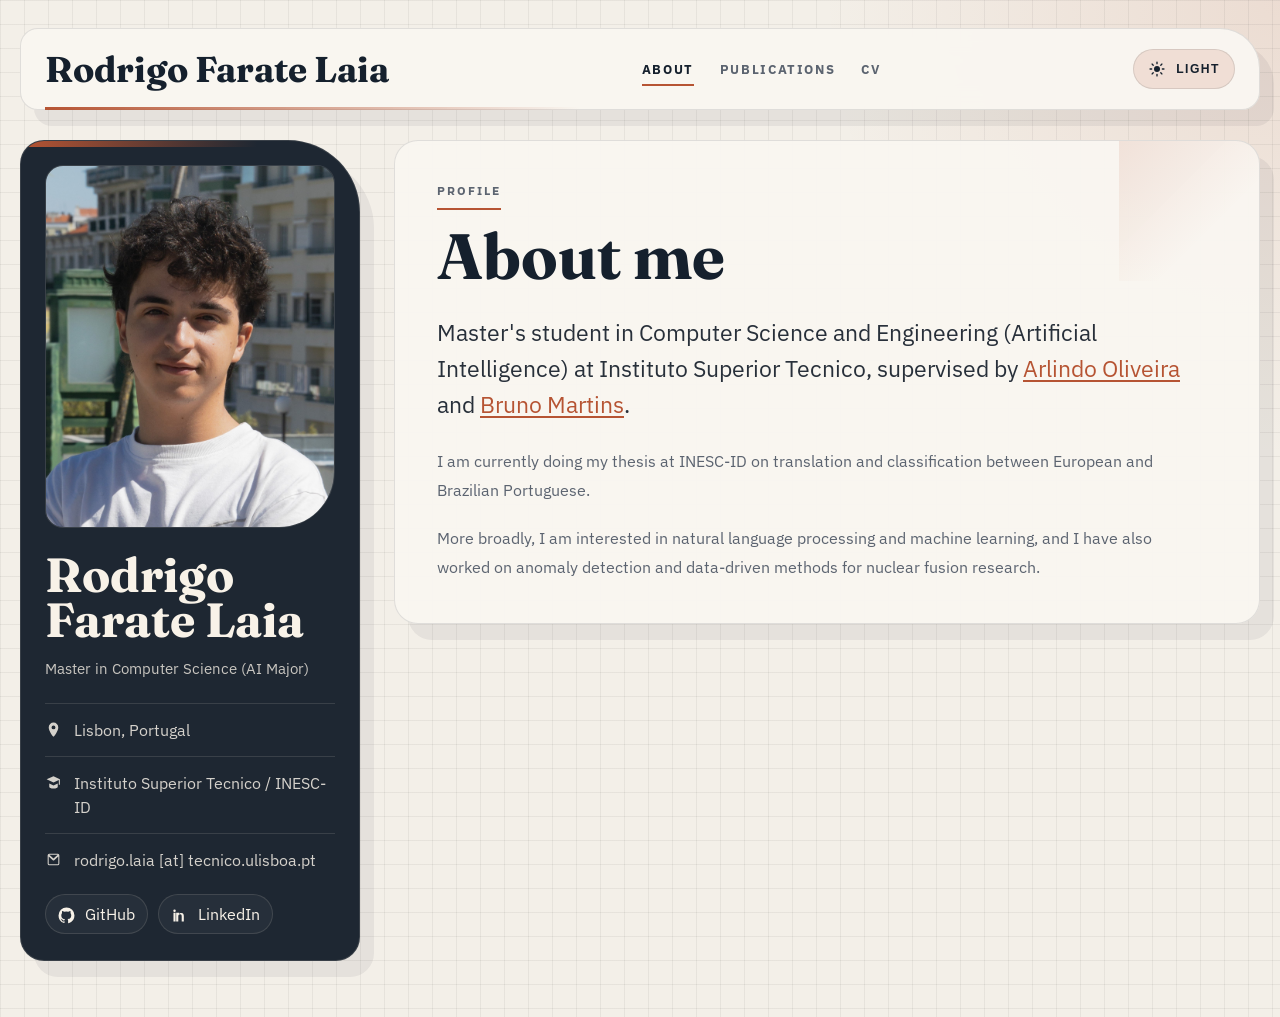
<file: index.html>
<!DOCTYPE html>
<html lang="en">
  <head>
    <meta charset="UTF-8" />
    <meta name="viewport" content="width=device-width, initial-scale=1.0" />
    <title>Rodrigo Farate Laia</title>
    <meta
      name="description"
      content="Academic website of Rodrigo Farate Laia."
    />
    <link rel="canonical" href="https://laiarodrigo.github.io/" />
    <meta name="robots" content="index,follow" />
    <meta property="og:title" content="Rodrigo Farate Laia" />
    <meta
      property="og:description"
      content="Master's student in Computer Science and Engineering (Artificial Intelligence) at Instituto Superior Tecnico."
    />
    <meta property="og:type" content="website" />
    <meta property="og:url" content="https://laiarodrigo.github.io/" />
    <meta property="og:image" content="https://laiarodrigo.github.io/Rodrigo_Laia.jpg" />
    <link rel="preconnect" href="https://fonts.googleapis.com" />
    <link rel="preconnect" href="https://fonts.gstatic.com" crossorigin />
    <link
      href="https://fonts.googleapis.com/css2?family=Fraunces:opsz,wght@9..144,600;9..144,700&family=IBM+Plex+Sans:wght@400;500;600;700&display=swap"
      rel="stylesheet"
    />
    <link rel="stylesheet" href="assets/css/site.css?v=20260501-1" />
    <script type="module" src="assets/js/main.js?v=20260501-1"></script>
  </head>
  <body data-page="home">
    <div class="site-shell">
      <header class="topbar">
        <a class="brand" href="index.html" data-site-name>Rodrigo Farate Laia</a>
        <nav class="nav-links" aria-label="Primary">
          <a href="index.html" data-nav="home">About</a>
          <a href="publications.html" data-nav="publications">Publications</a>
          <a href="cv.html" data-nav="cv">CV</a>
        </nav>
        <button
          class="theme-toggle"
          type="button"
          aria-label="Toggle color theme"
          data-theme-toggle
        >
          <span class="theme-toggle__icon-wrap" data-theme-icon aria-hidden="true"></span>
          <span class="theme-toggle__text" data-theme-label>Light</span>
        </button>
      </header>

      <main class="page-layout">
        <aside class="sidebar">
          <section class="profile-card">
            <div class="avatar-frame">
              <img
                class="avatar-image"
                src="Rodrigo_Laia.jpg"
                alt="Rodrigo Farate Laia profile portrait"
                data-profile-image
              />
            </div>
            <h1 class="profile-name" data-profile-name>Rodrigo Farate Laia</h1>
            <p class="profile-role" data-profile-title>
              Master in Computer Science (AI Major)
            </p>
            <ul class="meta-list" data-profile-meta></ul>
            <div class="social-links" data-profile-links></div>
          </section>
        </aside>

        <section class="content-card">
          <span class="eyebrow">Profile</span>
          <h2 class="section-title" data-about-heading>About me</h2>
          <p class="lead" data-about-lead>
            Master&apos;s student in Computer Science and Engineering
            (Artificial Intelligence) at Instituto Superior Tecnico, supervised
            by Arlindo Oliveira and Bruno Martins.
          </p>
          <div class="prose" data-about-body>
            <p>
              I am currently doing my thesis at INESC-ID on translation and
              classification between European and Brazilian Portuguese.
            </p>
            <p>
              More broadly, I am interested in natural language processing and
              machine learning, and I have also worked on anomaly detection and
              data-driven methods for nuclear fusion research.
            </p>
          </div>
        </section>
      </main>
    </div>
  </body>
</html>
</file>
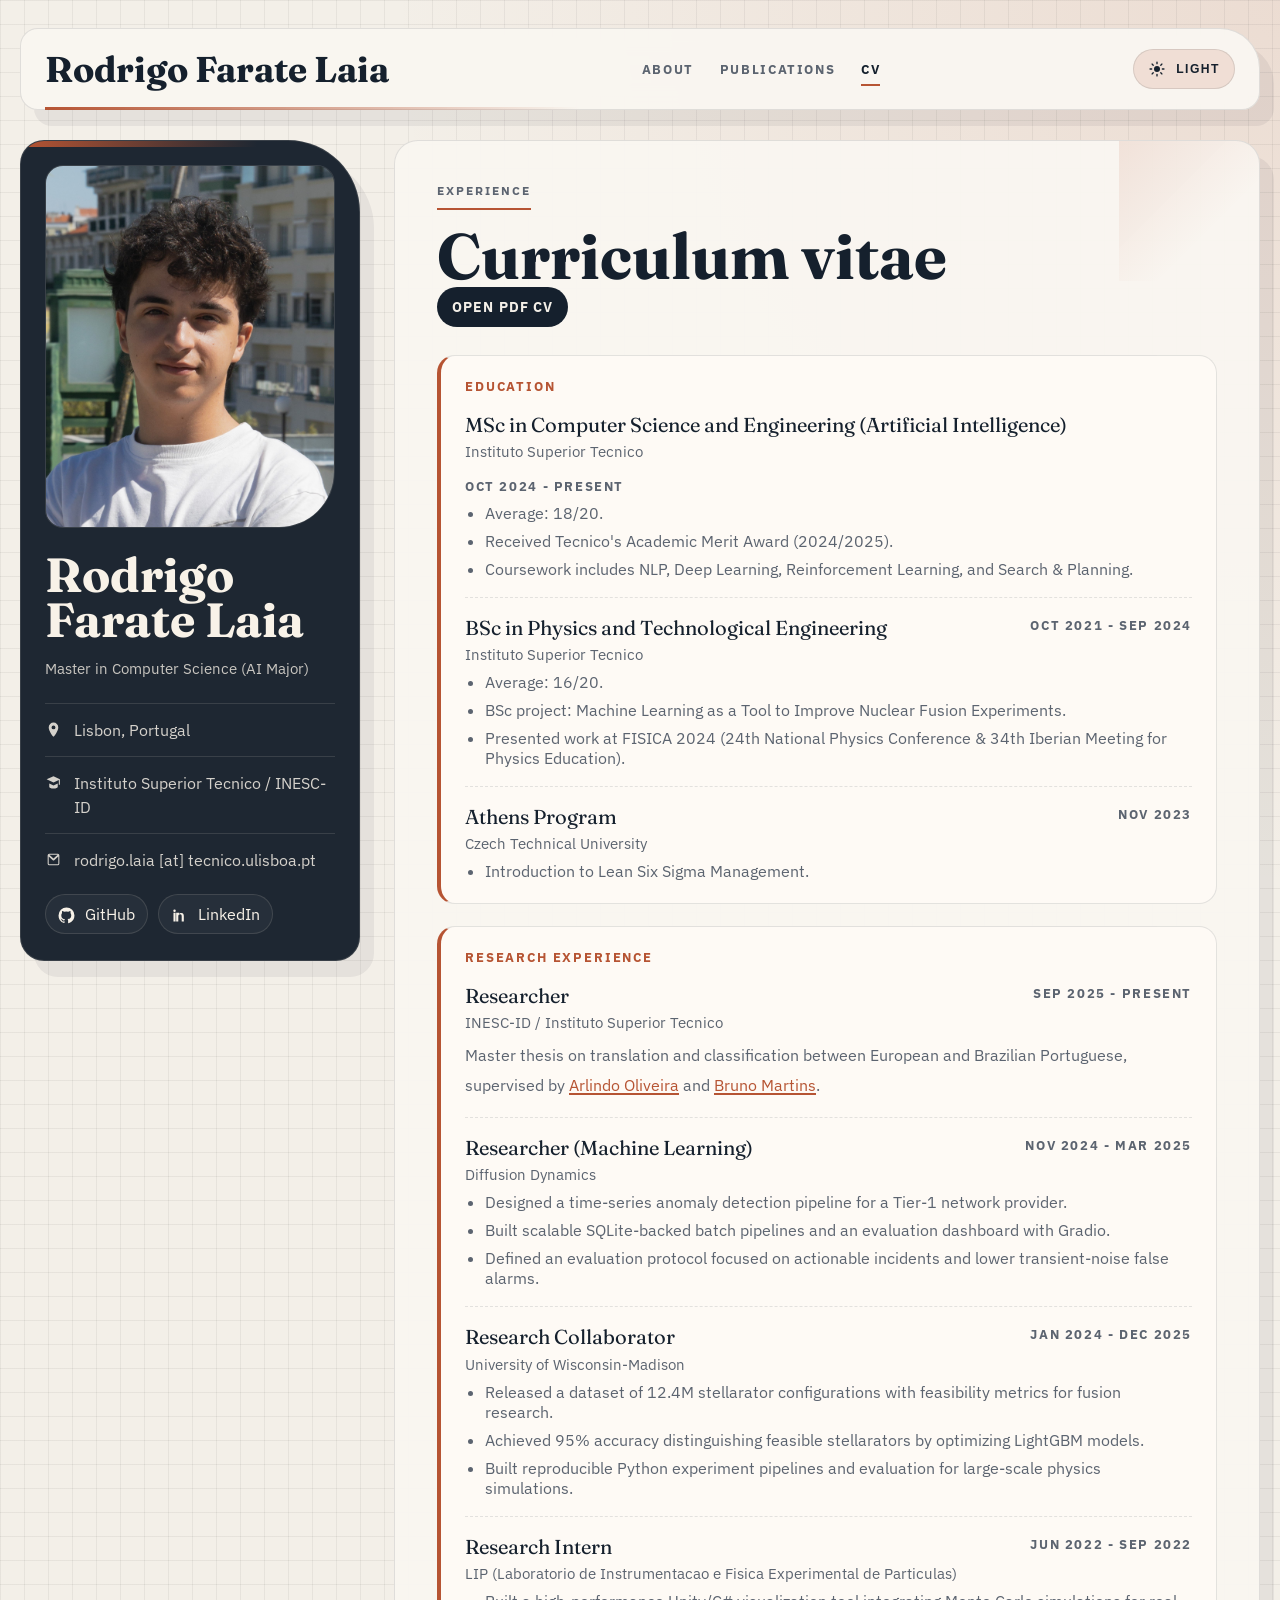
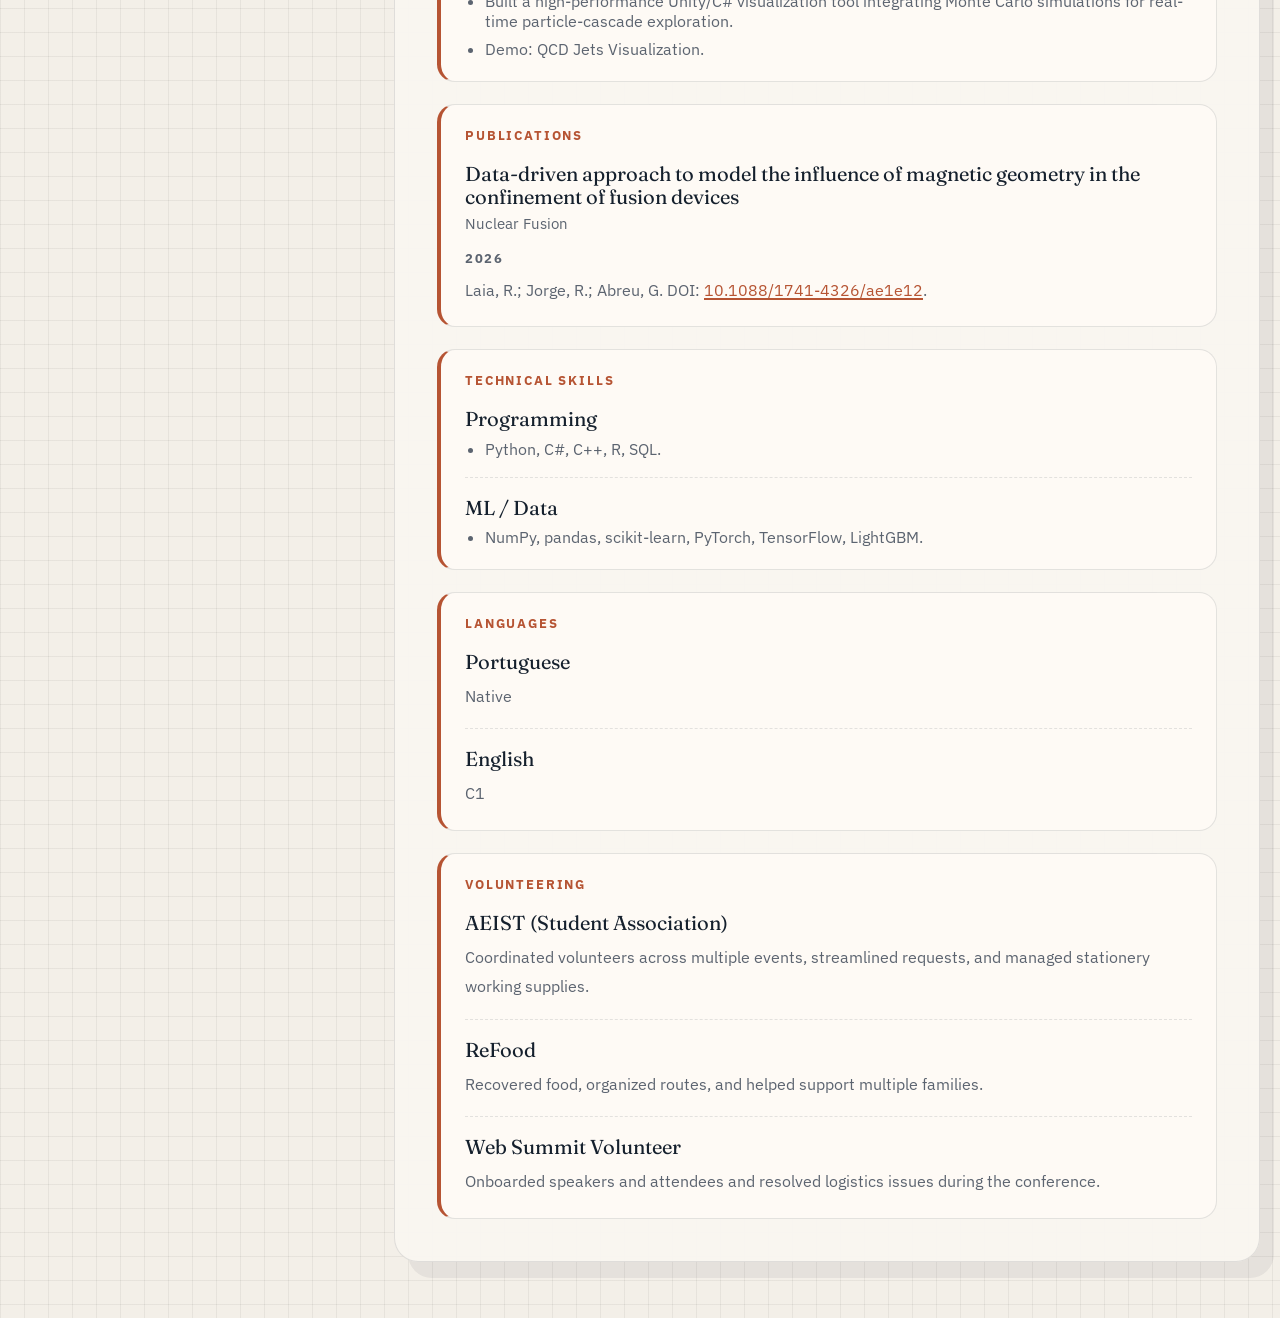
<file: cv.html>
<!DOCTYPE html>
<html lang="en">
  <head>
    <meta charset="UTF-8" />
    <meta name="viewport" content="width=device-width, initial-scale=1.0" />
    <title>CV | Rodrigo Farate Laia</title>
    <meta
      name="description"
      content="Curriculum vitae of Rodrigo Farate Laia."
    />
    <link rel="canonical" href="https://laiarodrigo.github.io/cv.html" />
    <meta name="robots" content="index,follow" />
    <meta property="og:title" content="CV | Rodrigo Farate Laia" />
    <meta
      property="og:description"
      content="Curriculum vitae of Rodrigo Farate Laia."
    />
    <meta property="og:type" content="website" />
    <meta property="og:url" content="https://laiarodrigo.github.io/cv.html" />
    <link rel="preconnect" href="https://fonts.googleapis.com" />
    <link rel="preconnect" href="https://fonts.gstatic.com" crossorigin />
    <link
      href="https://fonts.googleapis.com/css2?family=Fraunces:opsz,wght@9..144,600;9..144,700&family=IBM+Plex+Sans:wght@400;500;600;700&display=swap"
      rel="stylesheet"
    />
    <link rel="stylesheet" href="assets/css/site.css?v=20260501-1" />
    <script type="module" src="assets/js/main.js?v=20260501-1"></script>
  </head>
  <body data-page="cv">
    <div class="site-shell">
      <header class="topbar">
        <a class="brand" href="index.html" data-site-name>Rodrigo Farate Laia</a>
        <nav class="nav-links" aria-label="Primary">
          <a href="index.html" data-nav="home">About</a>
          <a href="publications.html" data-nav="publications">Publications</a>
          <a href="cv.html" data-nav="cv">CV</a>
        </nav>
        <button
          class="theme-toggle"
          type="button"
          aria-label="Toggle color theme"
          data-theme-toggle
        >
          <span class="theme-toggle__icon-wrap" data-theme-icon aria-hidden="true"></span>
          <span class="theme-toggle__text" data-theme-label>Light</span>
        </button>
      </header>

      <main class="page-layout">
        <aside class="sidebar">
          <section class="profile-card">
            <div class="avatar-frame">
              <img
                class="avatar-image"
                src="Rodrigo_Laia.jpg"
                alt="Rodrigo Farate Laia profile portrait"
                data-profile-image
              />
            </div>
            <h1 class="profile-name" data-profile-name>Rodrigo Farate Laia</h1>
            <p class="profile-role" data-profile-title>
              Master in Computer Science (AI Major)
            </p>
            <ul class="meta-list" data-profile-meta></ul>
            <div class="social-links" data-profile-links></div>
          </section>
        </aside>

        <section class="content-card">
          <span class="eyebrow">Experience</span>
          <h2 class="section-title">Curriculum vitae</h2>

          <div class="content-actions" data-cv-actions></div>
          <div class="cv-sections" data-cv-sections>
            <section class="cv-section">
              <h3>Education</h3>
              <article class="cv-entry">
                <div class="cv-entry__header">
                  <div>
                    <div class="cv-entry__title">
                      MSc in Computer Science and Engineering (Artificial
                      Intelligence)
                    </div>
                    <div class="cv-entry__place">Instituto Superior Tecnico</div>
                  </div>
                  <div class="cv-entry__period">Oct 2024 - Present</div>
                </div>
              </article>
            </section>
          </div>
        </section>
      </main>
    </div>
  </body>
</html>
</file>
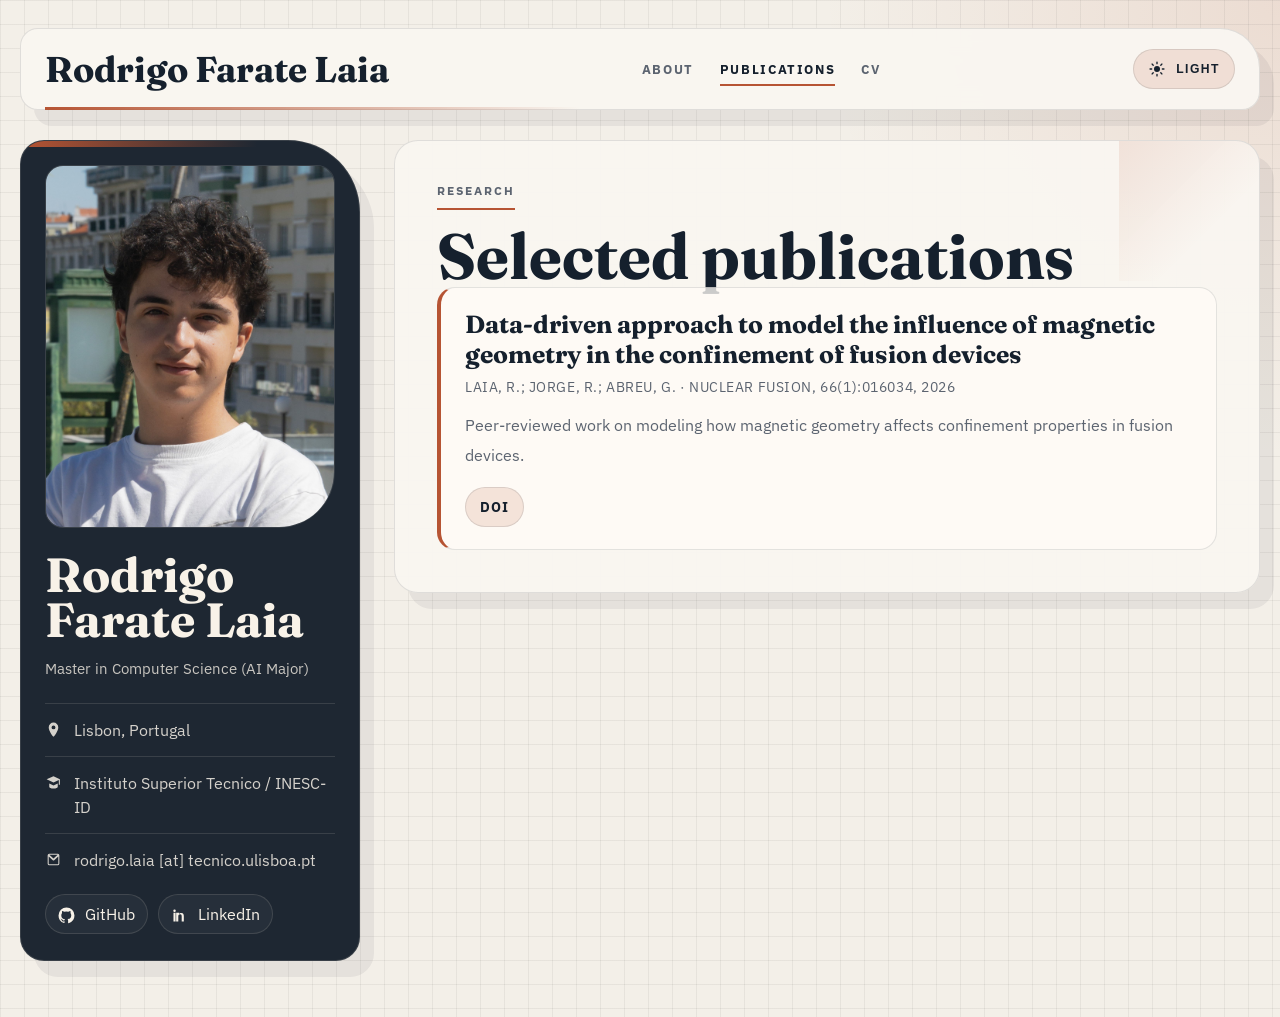
<file: publications.html>
<!DOCTYPE html>
<html lang="en">
  <head>
    <meta charset="UTF-8" />
    <meta name="viewport" content="width=device-width, initial-scale=1.0" />
    <title>Publications | Rodrigo Farate Laia</title>
    <meta
      name="description"
      content="Publications and research outputs of Rodrigo Farate Laia."
    />
    <link rel="canonical" href="https://laiarodrigo.github.io/publications.html" />
    <meta name="robots" content="index,follow" />
    <meta property="og:title" content="Publications | Rodrigo Farate Laia" />
    <meta
      property="og:description"
      content="Publications and research outputs of Rodrigo Farate Laia."
    />
    <meta property="og:type" content="website" />
    <meta property="og:url" content="https://laiarodrigo.github.io/publications.html" />
    <link rel="preconnect" href="https://fonts.googleapis.com" />
    <link rel="preconnect" href="https://fonts.gstatic.com" crossorigin />
    <link
      href="https://fonts.googleapis.com/css2?family=Fraunces:opsz,wght@9..144,600;9..144,700&family=IBM+Plex+Sans:wght@400;500;600;700&display=swap"
      rel="stylesheet"
    />
    <link rel="stylesheet" href="assets/css/site.css?v=20260501-1" />
    <script type="module" src="assets/js/main.js?v=20260501-1"></script>
  </head>
  <body data-page="publications">
    <div class="site-shell">
      <header class="topbar">
        <a class="brand" href="index.html" data-site-name>Rodrigo Farate Laia</a>
        <nav class="nav-links" aria-label="Primary">
          <a href="index.html" data-nav="home">About</a>
          <a href="publications.html" data-nav="publications">Publications</a>
          <a href="cv.html" data-nav="cv">CV</a>
        </nav>
        <button
          class="theme-toggle"
          type="button"
          aria-label="Toggle color theme"
          data-theme-toggle
        >
          <span class="theme-toggle__icon-wrap" data-theme-icon aria-hidden="true"></span>
          <span class="theme-toggle__text" data-theme-label>Light</span>
        </button>
      </header>

      <main class="page-layout">
        <aside class="sidebar">
          <section class="profile-card">
            <div class="avatar-frame">
              <img
                class="avatar-image"
                src="Rodrigo_Laia.jpg"
                alt="Rodrigo Farate Laia profile portrait"
                data-profile-image
              />
            </div>
            <h1 class="profile-name" data-profile-name>Rodrigo Farate Laia</h1>
            <p class="profile-role" data-profile-title>
              Master in Computer Science (AI Major)
            </p>
            <ul class="meta-list" data-profile-meta></ul>
            <div class="social-links" data-profile-links></div>
          </section>
        </aside>

        <section class="content-card">
          <span class="eyebrow">Research</span>
          <h2 class="section-title">Selected publications</h2>
          <div class="publication-list" data-publications>
            <article class="publication-card">
              <h3>
                Data-driven approach to model the influence of magnetic geometry
                in the confinement of fusion devices
              </h3>
              <div class="publication-meta">
                Laia, R.; Jorge, R.; Abreu, G. · Nuclear Fusion, 66(1):016034,
                2026
              </div>
              <p>
                Peer-reviewed work on modeling how magnetic geometry affects
                confinement properties in fusion devices.
              </p>
              <div class="publication-links">
                <a
                  class="chip-link"
                  href="https://doi.org/10.1088/1741-4326/ae1e12"
                  target="_blank"
                  rel="noreferrer"
                  >DOI</a
                >
              </div>
            </article>
          </div>
        </section>
      </main>
    </div>
  </body>
</html>
</file>
<file: assets/css/site.css>
:root {
  color-scheme: light;
  --bg: #f3efe8;
  --grid: rgba(24, 28, 33, 0.06);
  --surface: rgba(249, 246, 241, 0.96);
  --surface-soft: rgba(255, 252, 247, 0.78);
  --panel: #1e2732;
  --panel-border: rgba(255, 244, 228, 0.12);
  --panel-text: #f8f2e8;
  --text: #28303a;
  --muted: #5c6470;
  --heading: #15202d;
  --accent: #b65433;
  --accent-soft: rgba(182, 84, 51, 0.14);
  --border: rgba(33, 41, 52, 0.12);
  --shadow: 14px 16px 0 rgba(24, 28, 33, 0.06);
}

[data-theme="dark"] {
  color-scheme: dark;
  --bg: #0f141a;
  --grid: rgba(255, 245, 232, 0.05);
  --surface: rgba(19, 26, 35, 0.95);
  --surface-soft: rgba(26, 35, 45, 0.9);
  --panel: #171d25;
  --panel-border: rgba(255, 244, 228, 0.08);
  --panel-text: #f4ebde;
  --text: #e6e0d7;
  --muted: #a8a098;
  --heading: #fff7ef;
  --accent: #ef8a62;
  --accent-soft: rgba(239, 138, 98, 0.16);
  --border: rgba(255, 245, 232, 0.12);
  --shadow: 18px 18px 0 rgba(0, 0, 0, 0.22);
}

*,
*::before,
*::after {
  box-sizing: border-box;
}

html {
  scroll-behavior: smooth;
}

body {
  margin: 0;
  min-height: 100vh;
  font-family: "IBM Plex Sans", sans-serif;
  color: var(--text);
  background:
    linear-gradient(var(--grid) 1px, transparent 1px),
    linear-gradient(90deg, var(--grid) 1px, transparent 1px),
    radial-gradient(circle at top right, rgba(182, 84, 51, 0.12), transparent 28%),
    var(--bg);
  background-size: 24px 24px, 24px 24px, auto, auto;
}

a {
  color: inherit;
  text-decoration: none;
}

.lead a,
.prose a,
.publication-card a:not(.chip-link),
.cv-entry a {
  color: var(--accent);
  text-decoration: underline;
  text-decoration-thickness: 1.5px;
  text-underline-offset: 0.14em;
}

img {
  display: block;
  max-width: 100%;
}

.site-shell {
  width: min(1280px, calc(100% - 40px));
  margin: 0 auto;
  padding: 28px 0 56px;
}

.topbar {
  position: sticky;
  top: 18px;
  z-index: 20;
  display: grid;
  grid-template-columns: auto 1fr auto;
  align-items: center;
  gap: 24px;
  margin-bottom: 30px;
  padding: 20px 24px;
  border: 1px solid var(--border);
  border-radius: 18px 40px 18px 18px;
  background: var(--surface);
  box-shadow: var(--shadow);
  backdrop-filter: blur(10px);
}

.topbar::after {
  content: "";
  position: absolute;
  left: 24px;
  right: 24px;
  bottom: -1px;
  height: 3px;
  background: linear-gradient(90deg, var(--accent), transparent 45%);
}

.brand {
  font-family: "Fraunces", serif;
  font-size: clamp(1.8rem, 2.8vw, 2.5rem);
  font-weight: 700;
  line-height: 0.95;
  color: var(--heading);
}

.nav-links {
  display: flex;
  align-items: center;
  justify-content: center;
  gap: 26px;
  flex-wrap: wrap;
}

.nav-links a {
  position: relative;
  padding: 8px 0;
  color: var(--muted);
  font-size: 0.84rem;
  font-weight: 700;
  letter-spacing: 0.12em;
  text-transform: uppercase;
  transition: color 180ms ease;
}

.nav-links a::after {
  content: "";
  position: absolute;
  left: 0;
  bottom: 0;
  width: 100%;
  height: 2px;
  background: var(--accent);
  transform: scaleX(0);
  transform-origin: left;
  transition: transform 180ms ease;
}

.nav-links a:hover,
.nav-links a[aria-current="page"] {
  color: var(--heading);
}

.nav-links a:hover::after,
.nav-links a[aria-current="page"]::after {
  transform: scaleX(1);
}

.theme-toggle {
  display: inline-flex;
  align-items: center;
  gap: 10px;
  padding: 10px 14px;
  border: 1px solid var(--border);
  border-radius: 999px;
  background: var(--accent-soft);
  color: var(--heading);
  cursor: pointer;
  transition: transform 180ms ease, background-color 180ms ease;
}

.theme-toggle:hover {
  transform: translateY(-1px);
}

.theme-toggle__icon-wrap {
  display: inline-flex;
  align-items: center;
  justify-content: center;
  width: 18px;
  height: 18px;
}

.theme-toggle__icon {
  width: 18px;
  height: 18px;
  fill: none;
  stroke: currentColor;
  stroke-width: 1.8;
  stroke-linecap: round;
  stroke-linejoin: round;
}

.theme-toggle__icon circle:first-child {
  fill: currentColor;
  stroke: none;
}

.theme-toggle__text {
  font-size: 0.76rem;
  font-weight: 700;
  letter-spacing: 0.12em;
  text-transform: uppercase;
}

.page-layout {
  display: grid;
  grid-template-columns: minmax(280px, 340px) minmax(0, 1fr);
  gap: 34px;
  align-items: start;
}

.sidebar {
  position: sticky;
  top: 126px;
}

.profile-card {
  position: relative;
  overflow: hidden;
  padding: 24px 24px 26px;
  border: 1px solid var(--panel-border);
  border-radius: 24px 72px 24px 24px;
  background: var(--panel);
  color: var(--panel-text);
  box-shadow: var(--shadow);
}

.profile-card::before {
  content: "";
  position: absolute;
  inset: 0 0 auto 0;
  height: 6px;
  background: linear-gradient(90deg, var(--accent), transparent 70%);
}

.avatar-frame {
  width: 100%;
  aspect-ratio: 4 / 5;
  margin: 0 0 24px;
  overflow: hidden;
  border: 1px solid var(--panel-border);
  border-radius: 18px 18px 56px 18px;
}

.avatar-image {
  width: 100%;
  height: 100%;
  object-fit: cover;
}

.profile-name {
  margin: 0;
  font-family: "Fraunces", serif;
  font-size: clamp(2.1rem, 4vw, 3rem);
  line-height: 0.95;
  color: var(--panel-text);
}

.profile-role {
  margin: 14px 0 24px;
  color: rgba(248, 242, 232, 0.78);
  font-size: 0.95rem;
  line-height: 1.5;
}

.meta-list {
  display: grid;
  gap: 14px;
  padding: 0;
  margin: 0 0 22px;
  list-style: none;
}

.meta-list li {
  display: flex;
  align-items: flex-start;
  gap: 12px;
  padding-top: 14px;
  border-top: 1px solid var(--panel-border);
  color: rgba(248, 242, 232, 0.84);
  line-height: 1.5;
}

.meta-list li a {
  text-decoration: underline;
  text-decoration-thickness: 1px;
  text-underline-offset: 0.16em;
}

.meta-icon,
.social-icon {
  width: 17px;
  height: 17px;
  flex: 0 0 auto;
  fill: currentColor;
  margin-top: 3px;
}

.social-links {
  display: flex;
  flex-wrap: wrap;
  gap: 10px;
}

.social-links a {
  display: inline-flex;
  align-items: center;
  gap: 10px;
  padding: 9px 12px;
  border: 1px solid var(--panel-border);
  border-radius: 999px;
  color: var(--panel-text);
  background: rgba(255, 255, 255, 0.04);
  transition: background-color 180ms ease, border-color 180ms ease;
}

.social-links a:hover {
  border-color: rgba(255, 255, 255, 0.2);
  background: rgba(255, 255, 255, 0.08);
}

.content-card {
  position: relative;
  overflow: hidden;
  padding: 38px 42px 42px;
  border: 1px solid var(--border);
  border-radius: 24px;
  background: var(--surface);
  box-shadow: var(--shadow);
}

.content-card::before {
  content: "";
  position: absolute;
  top: 0;
  right: 0;
  width: 140px;
  height: 140px;
  background: linear-gradient(135deg, rgba(182, 84, 51, 0.12), transparent 65%);
}

.content-actions {
  display: flex;
  gap: 12px;
  flex-wrap: wrap;
  margin: 0 0 28px;
}

.eyebrow {
  display: inline-block;
  margin-bottom: 16px;
  padding-bottom: 10px;
  border-bottom: 2px solid var(--accent);
  color: var(--muted);
  font-size: 0.78rem;
  font-weight: 700;
  letter-spacing: 0.16em;
  text-transform: uppercase;
}

.section-title {
  margin: 0;
  font-family: "Fraunces", serif;
  font-size: clamp(3rem, 5vw, 4.4rem);
  line-height: 0.95;
  color: var(--heading);
}

.lead {
  max-width: 850px;
  margin: 28px 0 22px;
  color: var(--text);
  font-size: clamp(1.12rem, 2vw, 1.42rem);
  line-height: 1.6;
}

.prose p,
.publication-card p,
.cv-entry p {
  margin: 0 0 18px;
  max-width: 72ch;
  color: var(--muted);
  font-size: 1.02rem;
  line-height: 1.8;
}

.prose p:last-child,
.publication-card p:last-child,
.cv-entry p:last-child {
  margin-bottom: 0;
}

.publication-list,
.cv-sections {
  display: grid;
  gap: 22px;
}

.publication-card,
.cv-section {
  padding: 22px 24px;
  border: 1px solid var(--border);
  border-left: 4px solid var(--accent);
  border-radius: 18px;
  background: var(--surface-soft);
}

.publication-card h3 {
  margin: 0 0 8px;
  font-family: "Fraunces", serif;
  font-size: 1.55rem;
  line-height: 1.2;
  color: var(--heading);
}

.cv-section h3 {
  margin: 0 0 18px;
  color: var(--accent);
  font-size: 0.82rem;
  font-weight: 700;
  letter-spacing: 0.14em;
  text-transform: uppercase;
}

.publication-meta {
  margin-bottom: 14px;
  color: var(--muted);
  font-size: 0.9rem;
  letter-spacing: 0.04em;
  text-transform: uppercase;
}

.publication-links {
  display: flex;
  gap: 10px;
  flex-wrap: wrap;
}

.chip-link,
.primary-link {
  display: inline-flex;
  align-items: center;
  justify-content: center;
  padding: 10px 14px;
  border: 1px solid var(--border);
  border-radius: 999px;
  color: var(--heading);
  font-size: 0.86rem;
  font-weight: 700;
  letter-spacing: 0.08em;
  text-transform: uppercase;
  background: var(--accent-soft);
}

.primary-link {
  background: var(--heading);
  color: var(--bg);
}

[data-theme="dark"] .primary-link {
  color: var(--heading);
  background: var(--accent);
  border-color: transparent;
}

.cv-entry + .cv-entry {
  margin-top: 18px;
  padding-top: 18px;
  border-top: 1px dashed var(--border);
}

.cv-entry__header {
  display: flex;
  justify-content: space-between;
  gap: 16px;
  flex-wrap: wrap;
  margin-bottom: 8px;
}

.cv-entry__title {
  color: var(--heading);
  font-family: "Fraunces", serif;
  font-size: 1.26rem;
  line-height: 1.15;
}

.cv-entry__place {
  margin-top: 5px;
  color: var(--muted);
  font-size: 0.96rem;
}

.cv-entry__period {
  color: var(--muted);
  font-size: 0.84rem;
  font-weight: 700;
  letter-spacing: 0.12em;
  text-transform: uppercase;
}

.cv-detail-list {
  margin: 0;
  padding-left: 20px;
  color: var(--muted);
}

.cv-detail-list li + li {
  margin-top: 8px;
}

@media (max-width: 980px) {
  .topbar {
    grid-template-columns: 1fr;
    justify-items: start;
  }

  .nav-links {
    justify-content: flex-start;
    gap: 18px;
  }

  .page-layout {
    grid-template-columns: 1fr;
  }

  .sidebar {
    position: static;
  }
}

@media (max-width: 640px) {
  .site-shell {
    width: min(100% - 20px, 1280px);
    padding-top: 18px;
  }

  .topbar,
  .content-card,
  .profile-card {
    box-shadow: 10px 12px 0 rgba(24, 28, 33, 0.08);
  }

  .content-card {
    padding: 28px 22px 30px;
  }

  .profile-card {
    padding: 20px;
    border-radius: 18px 36px 18px 18px;
  }

  .avatar-frame {
    border-radius: 16px 16px 34px 16px;
  }

  .theme-toggle__text {
    display: none;
  }
}
</file>
